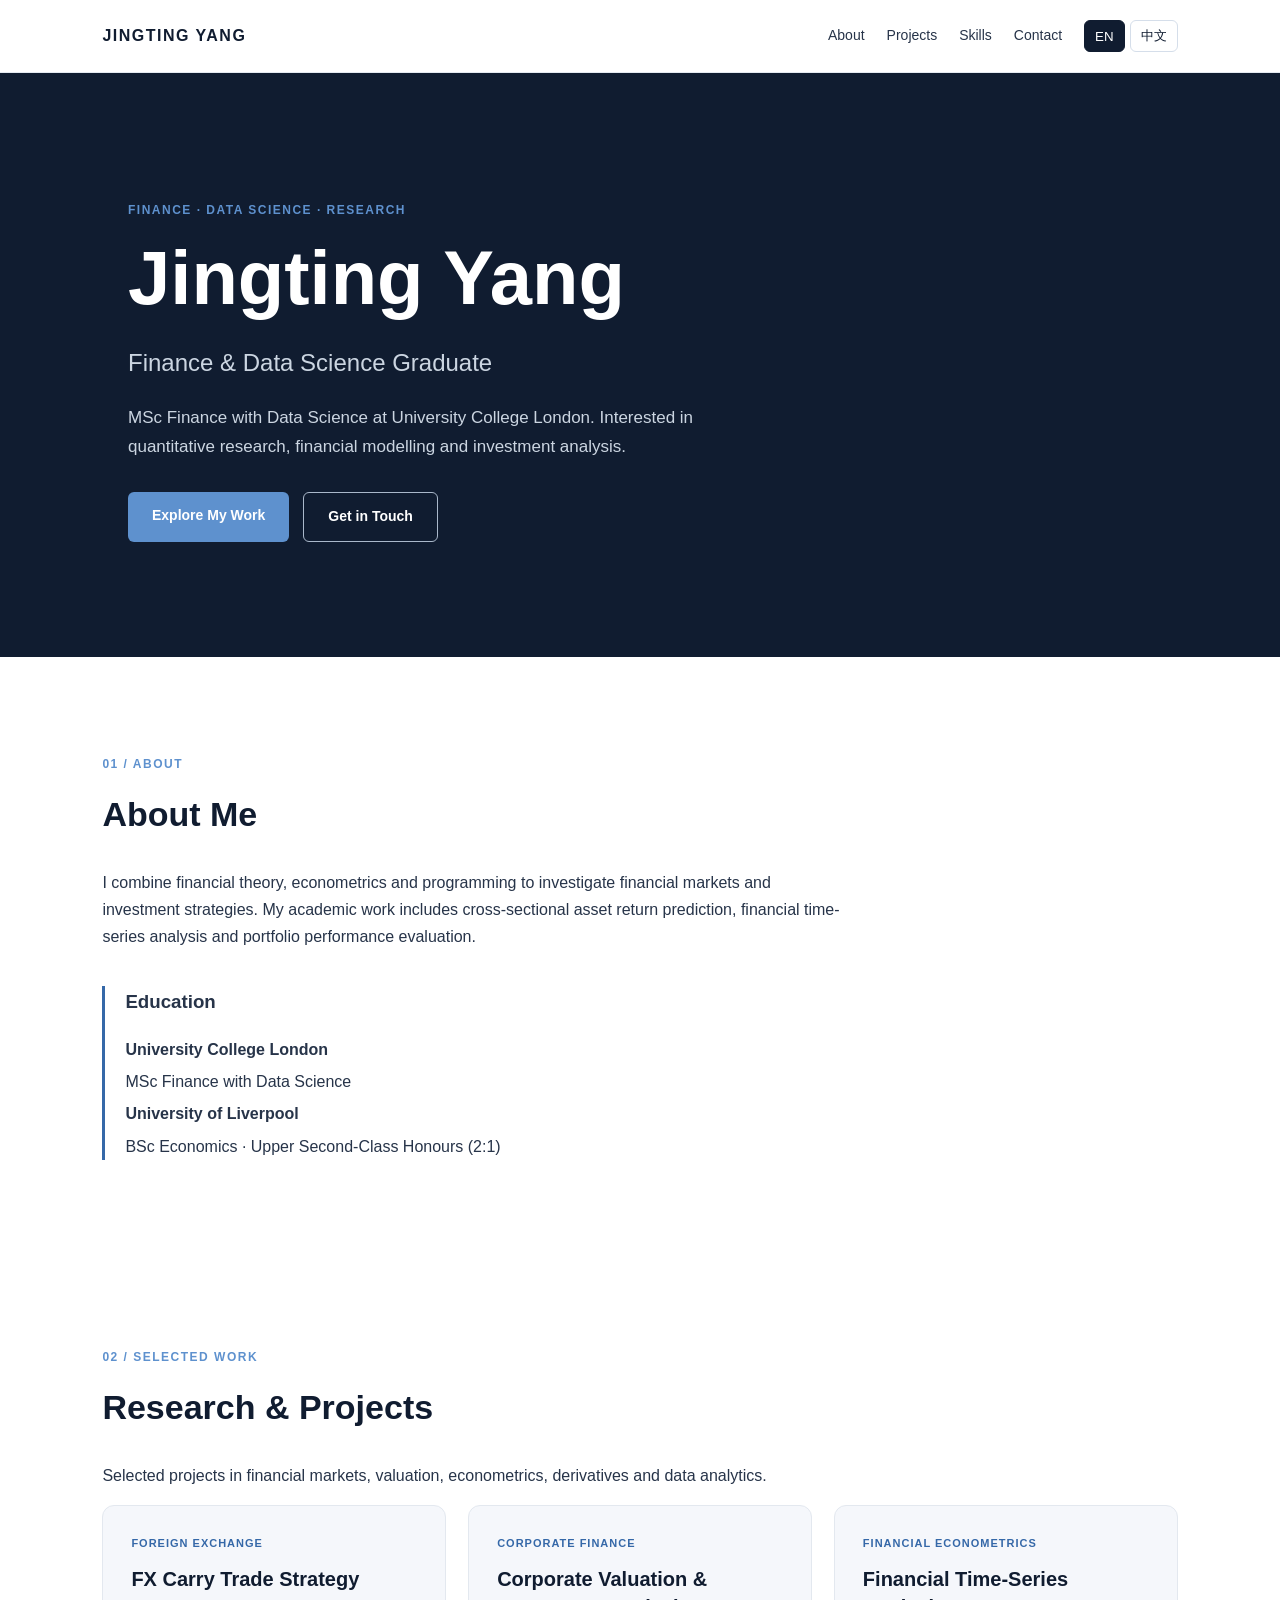
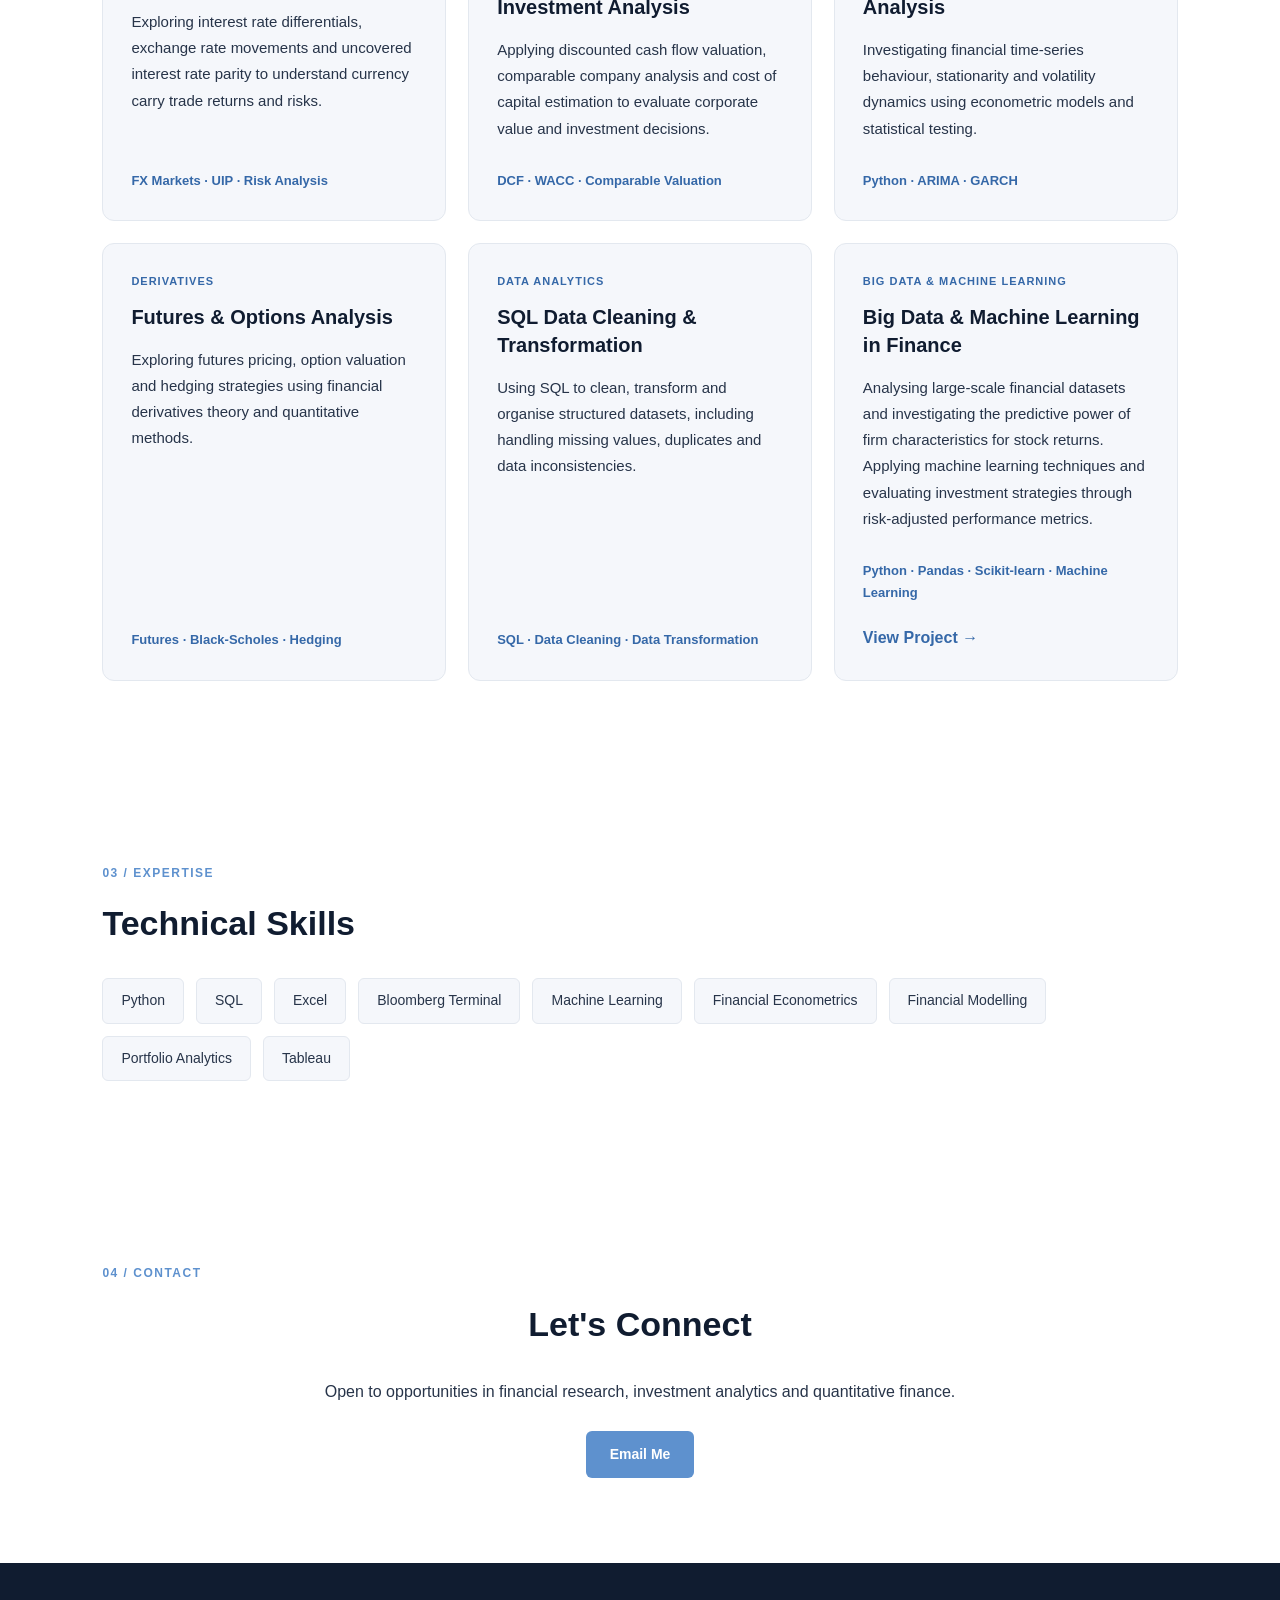
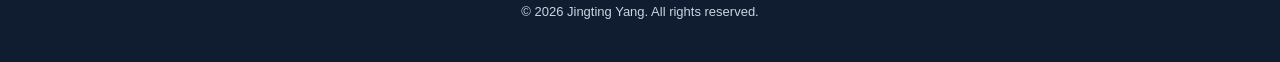
<file: index.html>
<!DOCTYPE html>
<html lang="en">
<head>
  <meta charset="UTF-8">
  <meta name="viewport" content="width=device-width, initial-scale=1.0">
  <meta name="description" content="Jingting Yang | Finance and Data Science Portfolio">
  <title>Jingting Yang | Finance & Data Science</title>
  <link rel="stylesheet" href="style.css">
  <script src="lang.js" defer></script>
</head>
<body>
  <header class="navbar">
    <a class="logo" href="#home" data-i18n="logo">JINGTING YANG</a>
    <nav aria-label="Main navigation">
      <a href="#about" data-i18n="navAbout">About</a>
      <a href="#projects" data-i18n="navProjects">Projects</a>
      <a href="#skills" data-i18n="navSkills">Skills</a>
      <a href="#contact" data-i18n="navContact">Contact</a>
      <div class="language-switch" aria-label="Language selection">
        <button type="button" data-lang="en" onclick="switchLanguage('en')">EN</button>
        <button type="button" data-lang="zh" onclick="switchLanguage('zh')">中文</button>
      </div>
    </nav>
  </header>

  <main>
    <section id="home" class="hero">
      <p class="eyebrow" data-i18n="heroEyebrow">FINANCE · DATA SCIENCE · RESEARCH</p>
      <h1 data-i18n="heroTitle">Jingting Yang</h1>
      <h2 data-i18n="heroSubtitle">Finance & Data Science Graduate</h2>
      <p class="intro" data-i18n="heroDescription">MSc Finance with Data Science at University College London. Interested in quantitative research, financial modelling and investment analysis.</p>
      <div class="actions">
        <a class="button primary" href="#projects" data-i18n="explore">Explore My Work</a>
        <a class="button secondary" href="#contact" data-i18n="getInTouch">Get in Touch</a>
      </div>
    </section>

    <section id="about" class="section">
      <p class="eyebrow" data-i18n="aboutEyebrow">01 / ABOUT</p>
      <h2 data-i18n="aboutTitle">About Me</h2>
      <p data-i18n="aboutDescription">I combine financial theory, econometrics and programming to investigate financial markets and investment strategies. My academic work includes cross-sectional asset return prediction, financial time-series analysis and portfolio performance evaluation.</p>
      <div class="education">
        <h3 data-i18n="educationTitle">Education</h3>
        <p><strong data-i18n="ucl">University College London</strong></p>
        <p data-i18n="uclDegree">MSc Finance with Data Science</p>
        <p><strong data-i18n="liverpool">University of Liverpool</strong></p>
        <p data-i18n="liverpoolDegree">BSc Economics · Upper Second-Class Honours (2:1)</p>
      </div>
    </section>

    <section id="projects" class="section">
      <p class="eyebrow" data-i18n="projectsEyebrow">02 / SELECTED WORK</p>
      <h2 data-i18n="projectsTitle">Research & Projects</h2>
      <p class="section-description" data-i18n="projectsDescription">Selected projects in financial markets, valuation, econometrics, derivatives and data analytics.</p>
      <div class="project-grid">
        <article class="project-card">
          <span class="tag" data-i18n="carryTag">FOREIGN EXCHANGE</span>
          <h3 data-i18n="carryTitle">FX Carry Trade Strategy</h3>
          <p class="project-description" data-i18n="carryDescription">Exploring interest rate differentials, exchange rate movements and uncovered interest rate parity to understand currency carry trade returns and risks.</p>
          <p class="tech" data-i18n="carryTech">FX Markets · UIP · Risk Analysis</p>
        </article>
        <article class="project-card">
          <span class="tag" data-i18n="valuationTag">CORPORATE FINANCE</span>
          <h3 data-i18n="valuationTitle">Corporate Valuation & Investment Analysis</h3>
          <p class="project-description" data-i18n="valuationDescription">Applying discounted cash flow valuation, comparable company analysis and cost of capital estimation to evaluate corporate value and investment decisions.</p>
          <p class="tech" data-i18n="valuationTech">DCF · WACC · Comparable Valuation</p>
        </article>
        <article class="project-card">
          <span class="tag" data-i18n="timeTag">FINANCIAL ECONOMETRICS</span>
          <h3 data-i18n="timeTitle">Financial Time-Series Analysis</h3>
          <p class="project-description" data-i18n="timeDescription">Investigating financial time-series behaviour, stationarity and volatility dynamics using econometric models and statistical testing.</p>
          <p class="tech" data-i18n="timeTech">Python · ARIMA · GARCH</p>
        </article>
        <article class="project-card">
          <span class="tag" data-i18n="derivativesTag">DERIVATIVES</span>
          <h3 data-i18n="derivativesTitle">Futures & Options Analysis</h3>
          <p class="project-description" data-i18n="derivativesDescription">Exploring futures pricing, option valuation and hedging strategies using financial derivatives theory and quantitative methods.</p>
          <p class="tech" data-i18n="derivativesTech">Futures · Black-Scholes · Hedging</p>
        </article>
        <article class="project-card">
          <span class="tag" data-i18n="sqlTag">DATA ANALYTICS</span>
          <h3 data-i18n="sqlTitle">SQL Data Cleaning & Transformation</h3>
          <p class="project-description" data-i18n="sqlDescription">Using SQL to clean, transform and organise structured datasets, including handling missing values, duplicates and data inconsistencies.</p>
          <p class="tech" data-i18n="sqlTech">SQL · Data Cleaning · Data Transformation</p>
        </article>
        


<article class="project-card">
  <span class="tag" data-i18n="bigTag">
    BIG DATA & MACHINE LEARNING
  </span>

  <h3 data-i18n="bigTitle">
    Big Data & Machine Learning in Finance
  </h3>

  <p class="project-description" data-i18n="bigDescription">
    Analysing large-scale financial datasets and
    investigating the predictive power of firm
    characteristics for stock returns.
    Applying machine learning techniques and
    evaluating investment strategies through
    risk-adjusted performance metrics.
  </p>

  <p class="tech" data-i18n="bigTech">
    Python · Pandas · Scikit-learn · Machine Learning
  </p>

  <a
    href="big-data.html"
    class="project-detail-link"
    data-i18n="viewProject"
  >
    View Project →
  </a>
</article>

<!-- End of project grid -->
</div>

<!-- End of projects section -->
</section>


    <section id="skills" class="section">
      <p class="eyebrow" data-i18n="skillsEyebrow">03 / EXPERTISE</p>
      <h2 data-i18n="skillsTitle">Technical Skills</h2>
      <div class="skills">
        <span>Python</span><span>SQL</span><span>Excel</span>
        <span data-i18n="skillBloomberg">Bloomberg Terminal</span>
        <span data-i18n="skillML">Machine Learning</span>
        <span data-i18n="skillEconometrics">Financial Econometrics</span>
        <span data-i18n="skillModelling">Financial Modelling</span>
        <span data-i18n="skillPortfolio">Portfolio Analytics</span>
        <span>Tableau</span>
      </div>
    </section>

    <section id="contact" class="section contact">
      <p class="eyebrow" data-i18n="contactEyebrow">04 / CONTACT</p>
      <h2 data-i18n="contactTitle">Let's Connect</h2>
      <p data-i18n="contactDescription">Open to opportunities in financial research, investment analytics and quantitative finance.</p>
      <a class="button primary" href="mailto:ucei791@ucl.ac.uk" data-i18n="emailMe">Email Me</a>
    </section>
  </main>
  <footer><p data-i18n="footer">© 2026 Jingting Yang. All rights reserved.</p></footer>
</body>
</html>
</file>
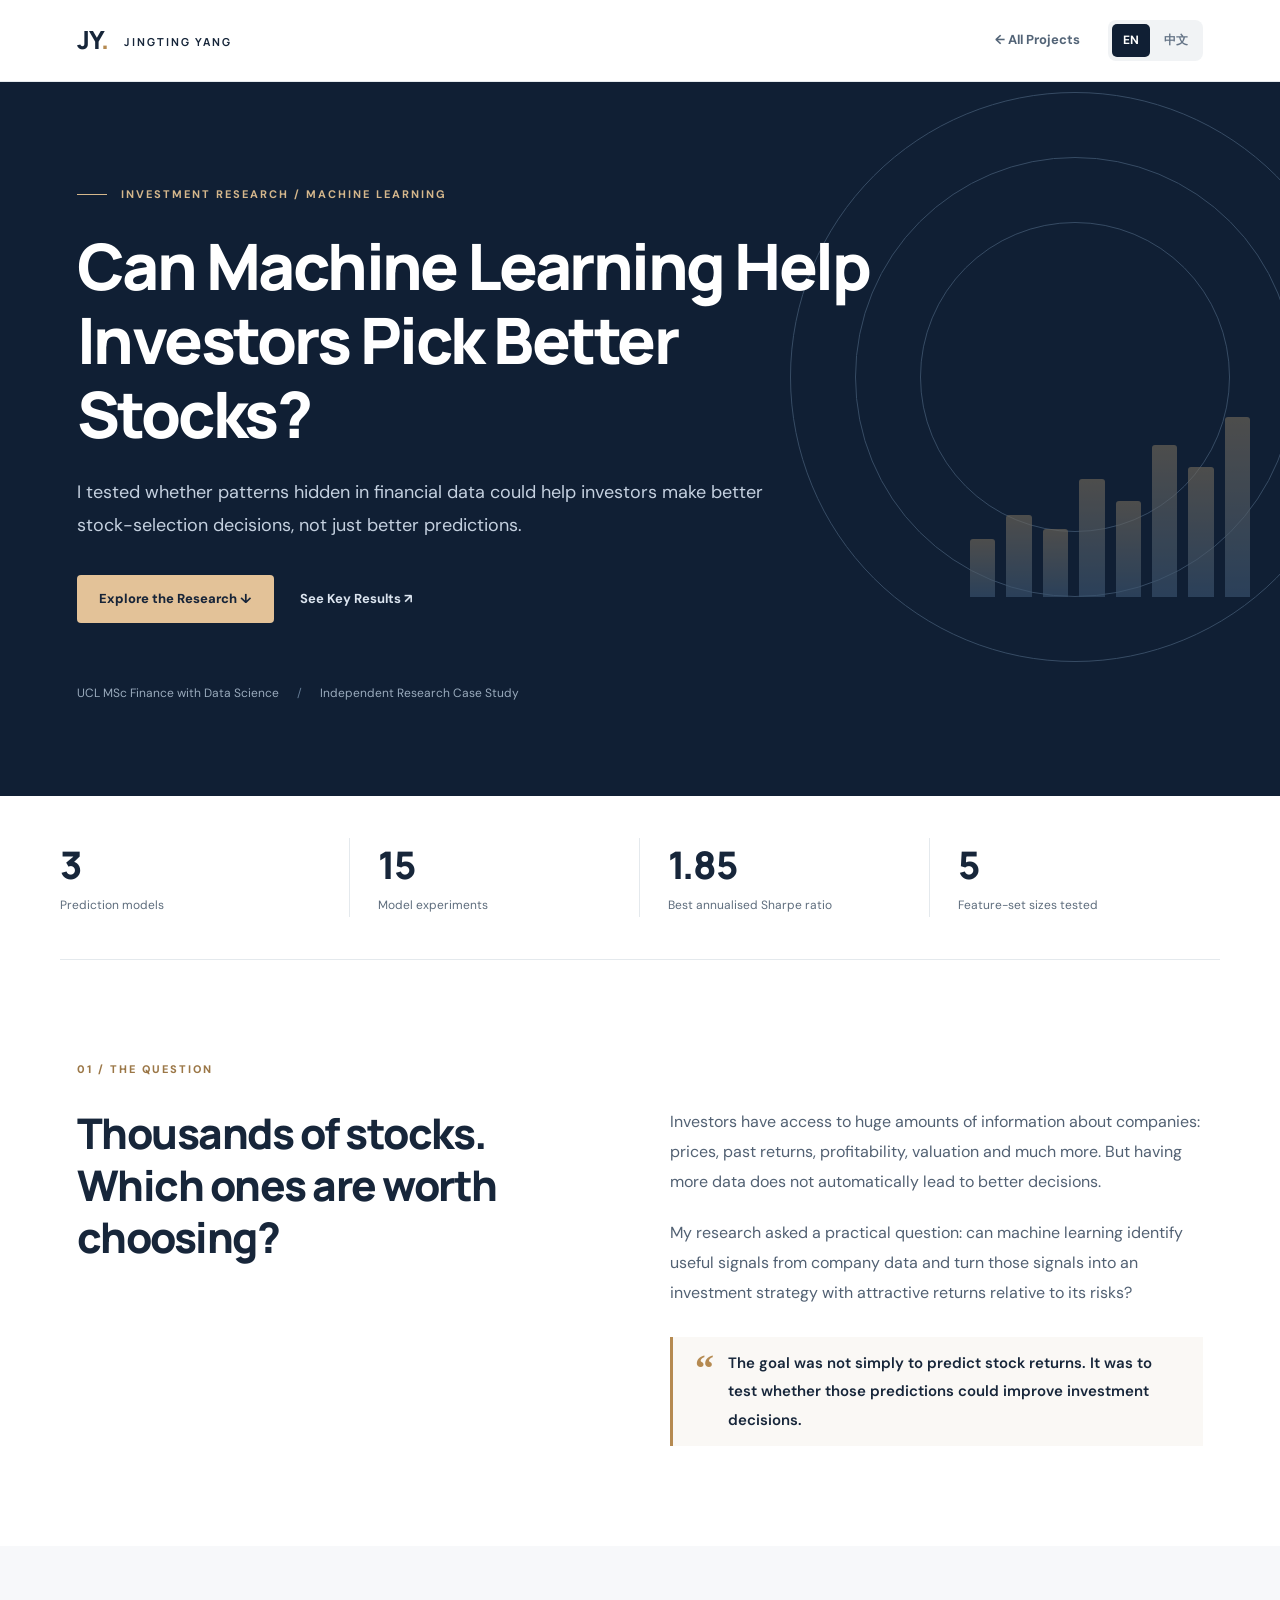
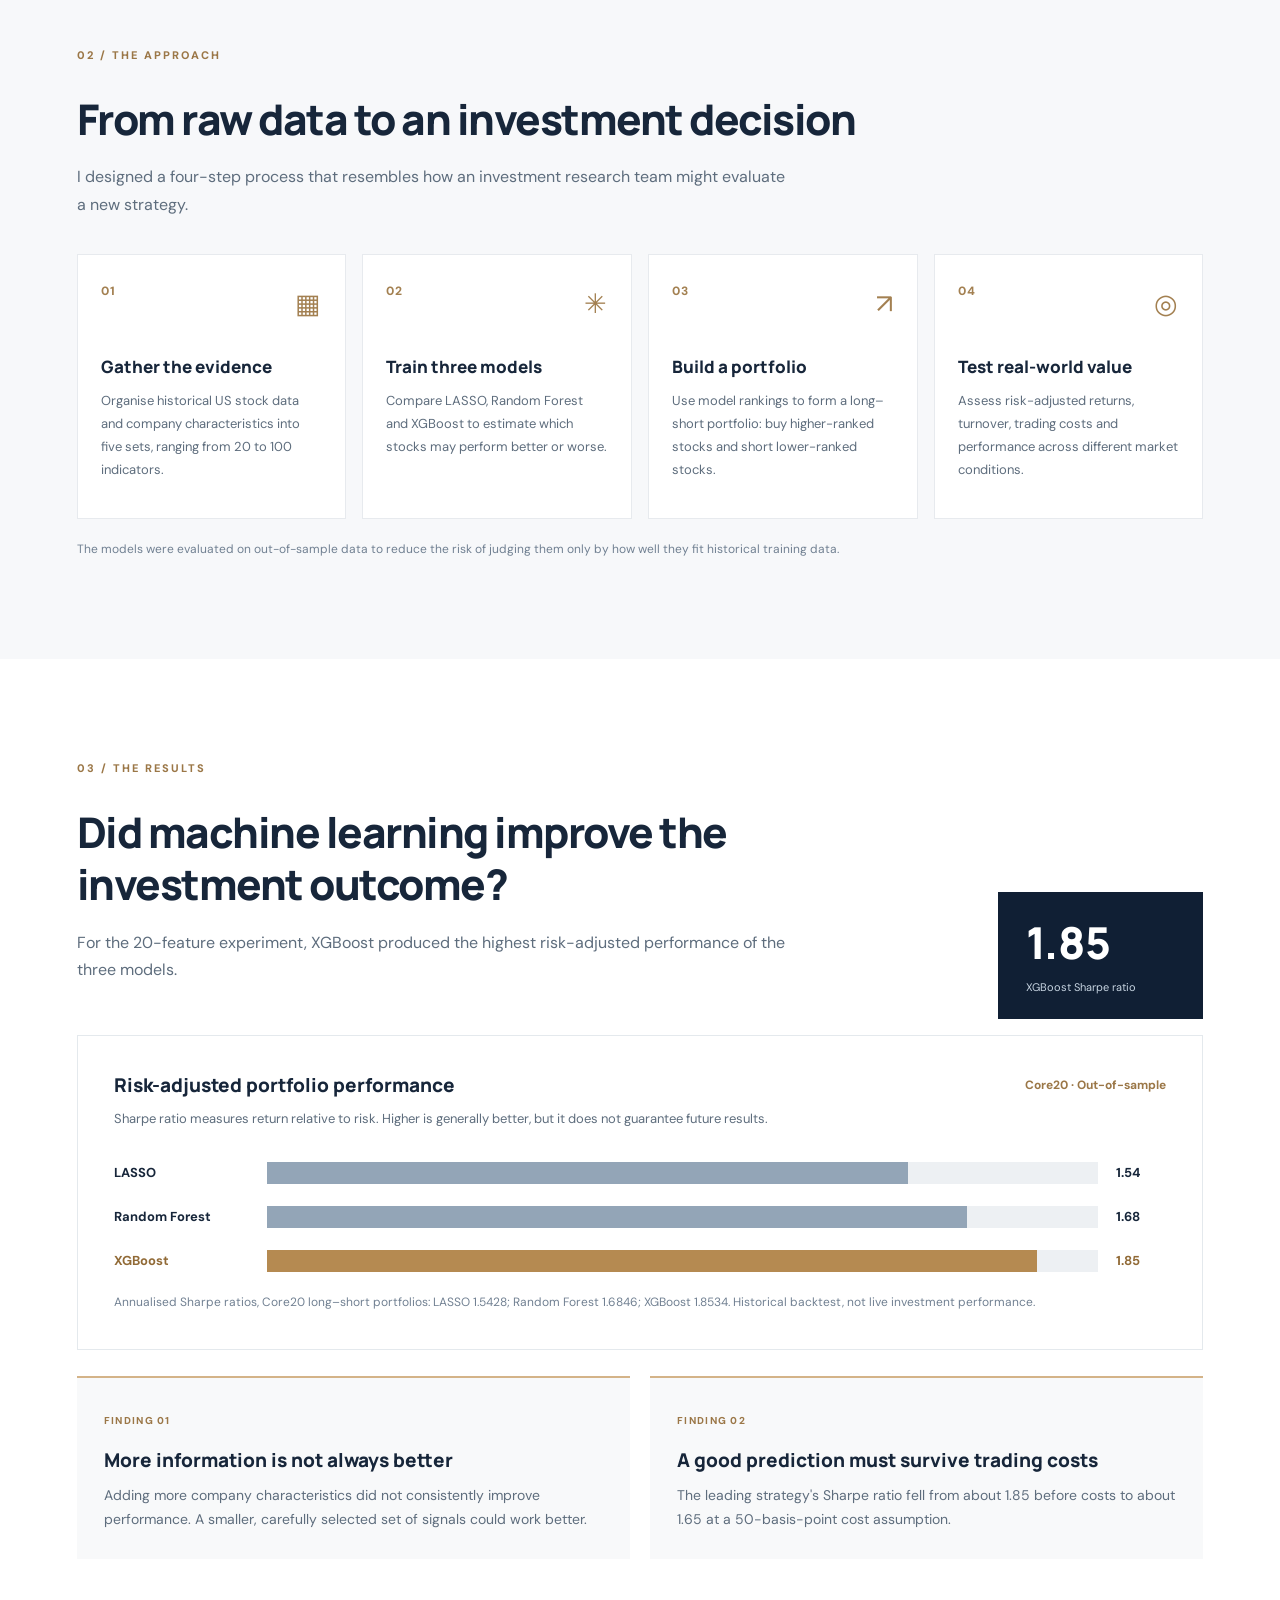
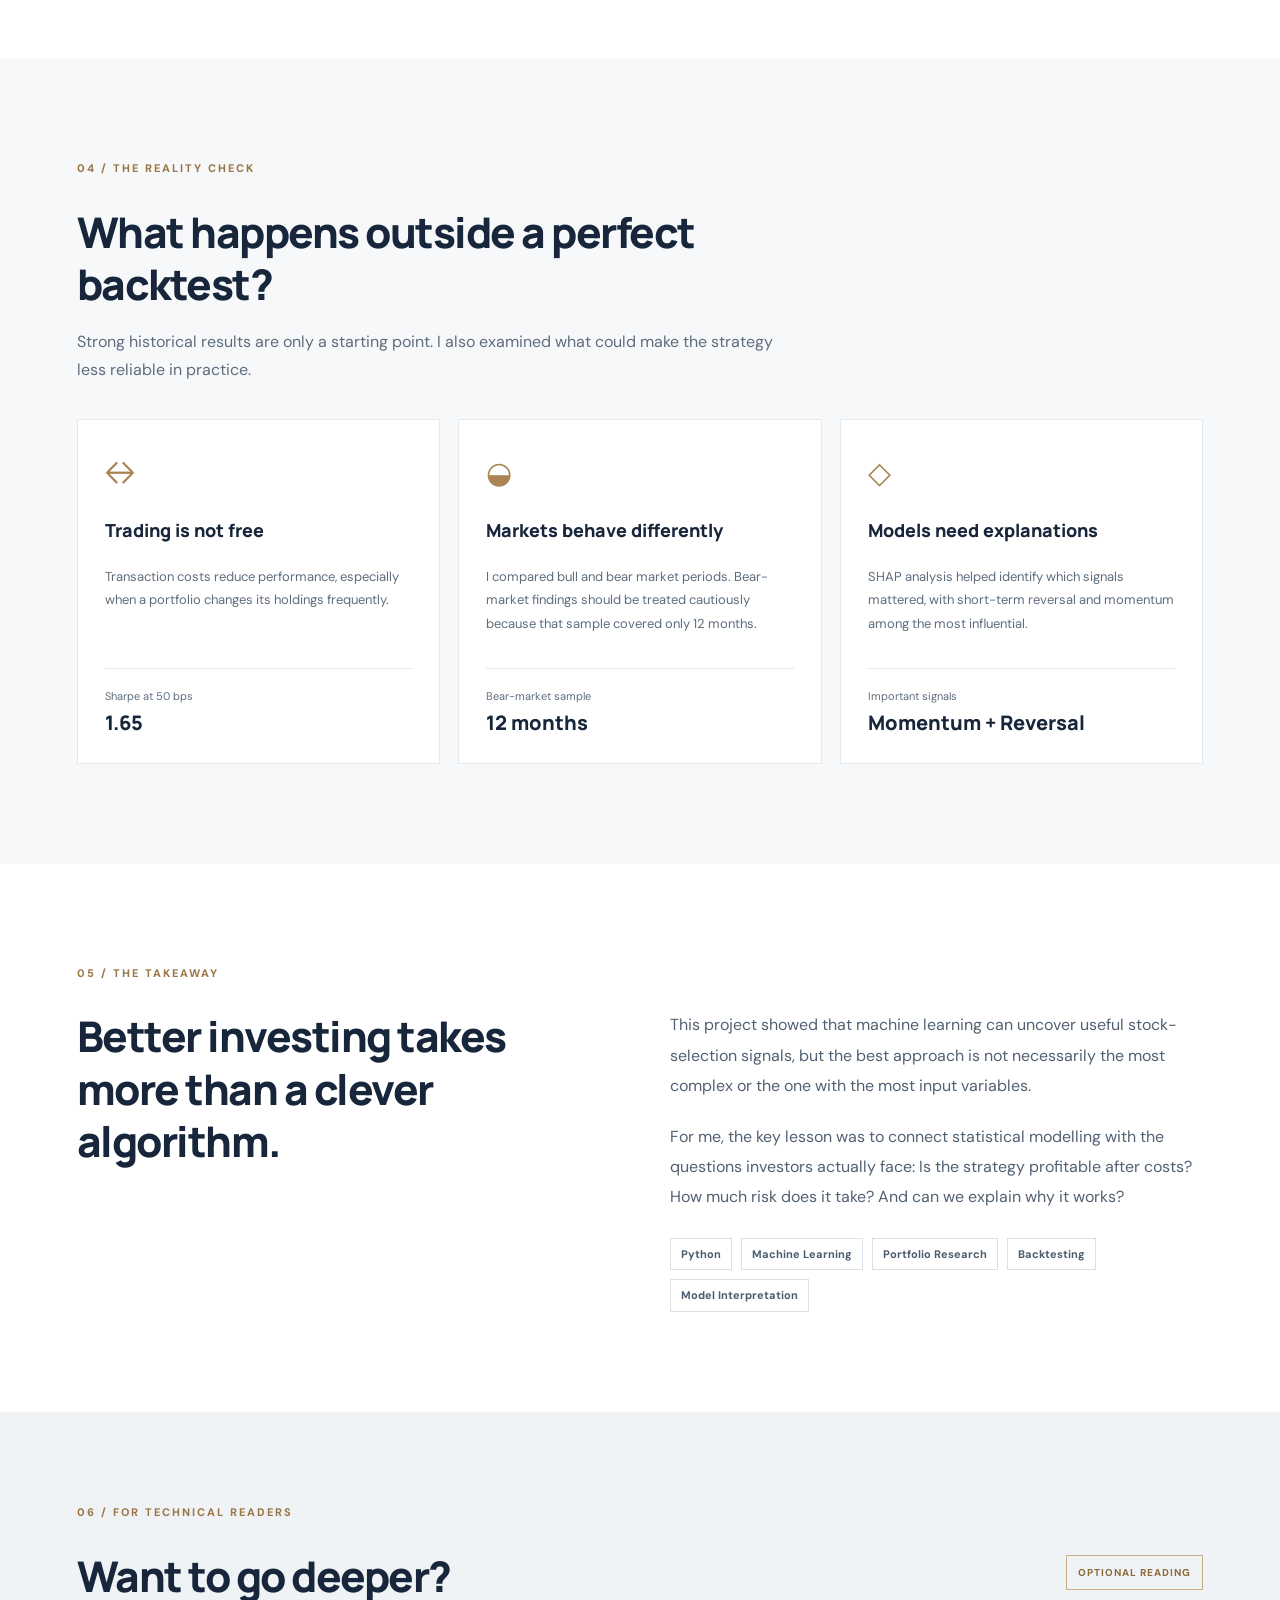
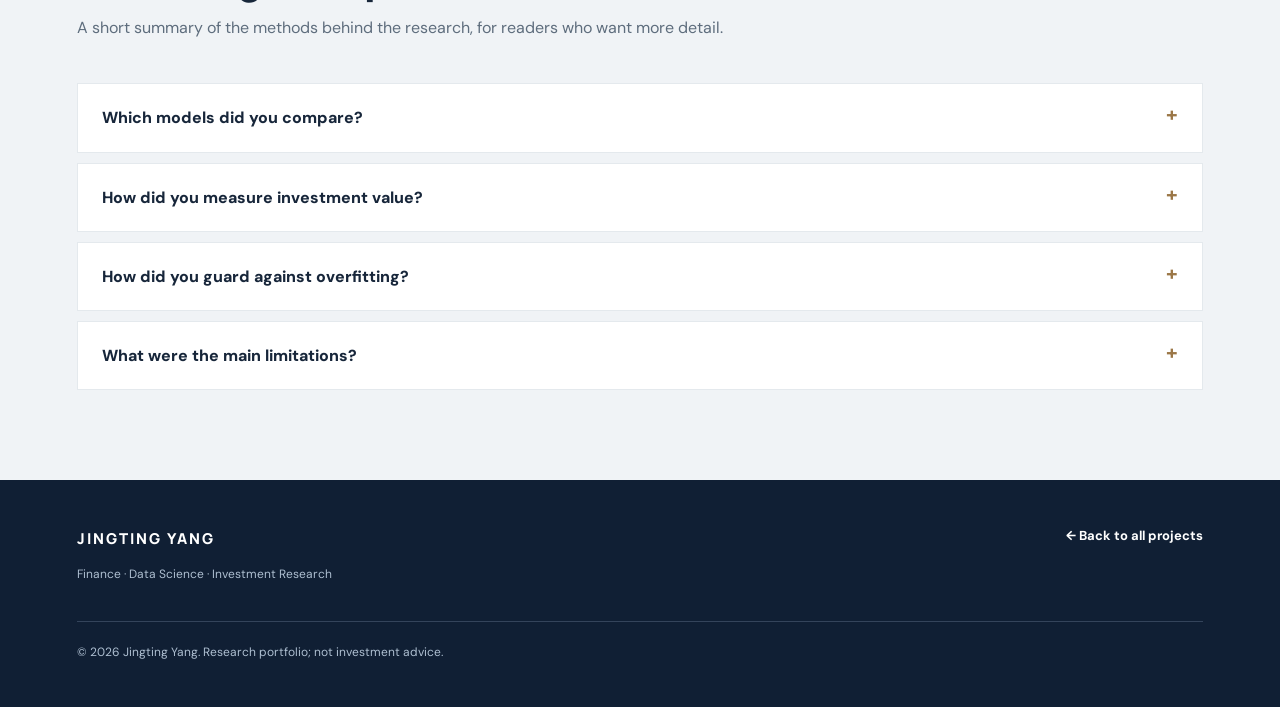
<file: big-data.html>
<!DOCTYPE html>
<html lang="en">
<head>
  <meta charset="UTF-8">
  <meta name="viewport" content="width=device-width, initial-scale=1.0">
  <meta name="description" content="Jingting Yang's machine learning investment research case study.">
  <title>Machine Learning & Stock Selection | Jingting Yang</title>
  <link rel="stylesheet" href="big-data.css">
  <script src="big-data.js" defer></script>
</head>
<body>
  <header class="topbar">
    <a class="brand" href="index.html">JY<span class="brand-dot">.</span> <span class="brand-name">JINGTING YANG</span></a>
    <div class="nav-actions">
      <a href="index.html#projects" class="back" data-i18n="back">← All Projects</a>
      <div class="lang-switch" aria-label="Language selection"><button type="button" data-lang="en" aria-pressed="true">EN</button><button type="button" data-lang="zh" aria-pressed="false">中文</button></div>
    </div>
  </header>
  <main>
    <section class="hero" id="top">
      <div class="hero-inner">
        <p class="eyebrow"><span class="eyebrow-line"></span><span data-i18n="category">INVESTMENT RESEARCH / MACHINE LEARNING</span></p>
        <h1 data-i18n="heroTitle">Can Machine Learning Help Investors Pick Better Stocks?</h1>
        <p class="hero-lead" data-i18n="heroLead">I tested whether patterns hidden in financial data could help investors make better stock-selection decisions, not just better predictions.</p>
        <div class="hero-actions"><a href="#problem" class="primary-btn" data-i18n="explore">Explore the Research ↓</a><a href="#results" class="text-btn" data-i18n="resultsJump">See Key Results ↗</a></div>
        <div class="hero-meta"><span data-i18n="meta1">UCL MSc Finance with Data Science</span><span class="meta-separator">/</span><span data-i18n="meta2">Independent Research Case Study</span></div>
      </div>
      <div class="hero-decoration" aria-hidden="true"><div class="ring ring-one"></div><div class="ring ring-two"></div><div class="ring ring-three"></div><div class="hero-graph"><span style="height:29%"></span><span style="height:41%"></span><span style="height:34%"></span><span style="height:59%"></span><span style="height:48%"></span><span style="height:76%"></span><span style="height:65%"></span><span style="height:90%"></span></div></div>
    </section>

    <section class="stats-strip" aria-label="Research at a glance"><div class="stat"><strong>3</strong><span data-i18n="stat1">Prediction models</span></div><div class="stat"><strong>15</strong><span data-i18n="stat2">Model experiments</span></div><div class="stat"><strong>1.85</strong><span data-i18n="stat3">Best annualised Sharpe ratio</span></div><div class="stat"><strong>5</strong><span data-i18n="stat4">Feature-set sizes tested</span></div></section>

    <section class="content-section" id="problem"><div class="section-number">01 / <span data-i18n="labelProblem">THE QUESTION</span></div><div class="two-col"><div><h2 data-i18n="problemTitle">Thousands of stocks. Which ones are worth choosing?</h2></div><div class="prose"><p data-i18n="problemP1">Investors have access to huge amounts of information about companies: prices, past returns, profitability, valuation and much more. But having more data does not automatically lead to better decisions.</p><p data-i18n="problemP2">My research asked a practical question: can machine learning identify useful signals from company data and turn those signals into an investment strategy with attractive returns relative to its risks?</p><div class="callout"><span class="callout-mark">“</span><p data-i18n="problemQuote">The goal was not simply to predict stock returns. It was to test whether those predictions could improve investment decisions.</p></div></div></div></section>

    <section class="content-section shaded" id="process"><div class="section-number">02 / <span data-i18n="labelProcess">THE APPROACH</span></div><h2 class="section-heading" data-i18n="processTitle">From raw data to an investment decision</h2><p class="section-subtitle" data-i18n="processIntro">I designed a four-step process that resembles how an investment research team might evaluate a new strategy.</p><div class="steps"><div class="step"><div class="step-top"><span>01</span><span class="step-icon">▦</span></div><h3 data-i18n="step1Title">Gather the evidence</h3><p data-i18n="step1Text">Organise historical US stock data and company characteristics into five sets, ranging from 20 to 100 indicators.</p></div><div class="step"><div class="step-top"><span>02</span><span class="step-icon">✳</span></div><h3 data-i18n="step2Title">Train three models</h3><p data-i18n="step2Text">Compare LASSO, Random Forest and XGBoost to estimate which stocks may perform better or worse.</p></div><div class="step"><div class="step-top"><span>03</span><span class="step-icon">↗</span></div><h3 data-i18n="step3Title">Build a portfolio</h3><p data-i18n="step3Text">Use model rankings to form a long–short portfolio: buy higher-ranked stocks and short lower-ranked stocks.</p></div><div class="step"><div class="step-top"><span>04</span><span class="step-icon">◎</span></div><h3 data-i18n="step4Title">Test real-world value</h3><p data-i18n="step4Text">Assess risk-adjusted returns, turnover, trading costs and performance across different market conditions.</p></div></div><p class="footnote" data-i18n="processNote">The models were evaluated on out-of-sample data to reduce the risk of judging them only by how well they fit historical training data.</p></section>

    <section class="content-section" id="results"><div class="section-number">03 / <span data-i18n="labelResults">THE RESULTS</span></div><div class="results-header"><div><h2 data-i18n="resultsTitle">Did machine learning improve the investment outcome?</h2><p class="section-subtitle" data-i18n="resultsIntro">For the 20-feature experiment, XGBoost produced the highest risk-adjusted performance of the three models.</p></div><div class="result-highlight"><strong>1.85</strong><span data-i18n="highlightLabel">XGBoost Sharpe ratio</span></div></div><div class="chart-panel"><div class="chart-heading"><h3 data-i18n="chartTitle">Risk-adjusted portfolio performance</h3><span data-i18n="chartTag">Core20 · Out-of-sample</span></div><p class="chart-explainer" data-i18n="chartExplain">Sharpe ratio measures return relative to risk. Higher is generally better, but it does not guarantee future results.</p><div class="bars"><div class="bar-row"><span>LASSO</span><div class="track"><div class="bar" style="--bar-width:77.14%"></div></div><strong>1.54</strong></div><div class="bar-row"><span>Random Forest</span><div class="track"><div class="bar" style="--bar-width:84.23%"></div></div><strong>1.68</strong></div><div class="bar-row featured"><span>XGBoost</span><div class="track"><div class="bar" style="--bar-width:92.67%"></div></div><strong>1.85</strong></div></div><p class="footnote" data-i18n="chartFootnote">Annualised Sharpe ratios, Core20 long–short portfolios: LASSO 1.5428; Random Forest 1.6846; XGBoost 1.8534. Historical backtest, not live investment performance.</p></div><div class="insight-grid"><div class="insight"><span class="insight-index">FINDING 01</span><h3 data-i18n="insight1Title">More information is not always better</h3><p data-i18n="insight1Text">Adding more company characteristics did not consistently improve performance. A smaller, carefully selected set of signals could work better.</p></div><div class="insight"><span class="insight-index">FINDING 02</span><h3 data-i18n="insight2Title">A good prediction must survive trading costs</h3><p data-i18n="insight2Text">The leading strategy's Sharpe ratio fell from about 1.85 before costs to about 1.65 at a 50-basis-point cost assumption.</p></div></div></section>

    <section class="content-section shaded" id="reality"><div class="section-number">04 / <span data-i18n="labelReality">THE REALITY CHECK</span></div><h2 class="section-heading" data-i18n="realityTitle">What happens outside a perfect backtest?</h2><p class="section-subtitle" data-i18n="realityIntro">Strong historical results are only a starting point. I also examined what could make the strategy less reliable in practice.</p><div class="reality-grid"><article class="reality-card"><div class="reality-icon">↔</div><h3 data-i18n="reality1Title">Trading is not free</h3><p data-i18n="reality1Text">Transaction costs reduce performance, especially when a portfolio changes its holdings frequently.</p><div class="mini-metric"><span data-i18n="costLabel">Sharpe at 50 bps</span><strong>1.65</strong></div></article><article class="reality-card"><div class="reality-icon">◒</div><h3 data-i18n="reality2Title">Markets behave differently</h3><p data-i18n="reality2Text">I compared bull and bear market periods. Bear-market findings should be treated cautiously because that sample covered only 12 months.</p><div class="mini-metric"><span data-i18n="bearLabel">Bear-market sample</span><strong data-i18n="bearValue">12 months</strong></div></article><article class="reality-card"><div class="reality-icon">◇</div><h3 data-i18n="reality3Title">Models need explanations</h3><p data-i18n="reality3Text">SHAP analysis helped identify which signals mattered, with short-term reversal and momentum among the most influential.</p><div class="mini-metric"><span data-i18n="signalLabel">Important signals</span><strong data-i18n="signalValue">Momentum + Reversal</strong></div></article></div></section>

    <section class="content-section" id="takeaway"><div class="section-number">05 / <span data-i18n="labelTakeaway">THE TAKEAWAY</span></div><div class="two-col"><div><h2 data-i18n="takeawayTitle">Better investing takes more than a clever algorithm.</h2></div><div class="prose"><p data-i18n="takeawayP1">This project showed that machine learning can uncover useful stock-selection signals, but the best approach is not necessarily the most complex or the one with the most input variables.</p><p data-i18n="takeawayP2">For me, the key lesson was to connect statistical modelling with the questions investors actually face: Is the strategy profitable after costs? How much risk does it take? And can we explain why it works?</p><div class="skills-line"><span>Python</span><span>Machine Learning</span><span>Portfolio Research</span><span>Backtesting</span><span>Model Interpretation</span></div></div></div></section>

    <section class="technical" id="technical"><div class="technical-inner"><div class="technical-head"><div><p class="section-number">06 / <span data-i18n="labelTechnical">FOR TECHNICAL READERS</span></p><h2 data-i18n="technicalTitle">Want to go deeper?</h2><p data-i18n="technicalIntro">A short summary of the methods behind the research, for readers who want more detail.</p></div><span class="technical-badge" data-i18n="optional">OPTIONAL READING</span></div><details><summary data-i18n="detail1Title">Which models did you compare?</summary><p data-i18n="detail1Text">LASSO is a regularised linear model that can shrink less useful coefficients. Random Forest combines many decision trees. XGBoost builds trees sequentially to correct earlier errors. Each was tested across five feature sets (Core20, Core40, Core60, Core80 and Core100), producing 15 combinations.</p></details><details><summary data-i18n="detail2Title">How did you measure investment value?</summary><p data-i18n="detail2Text">I ranked stocks by predicted returns, formed an equally weighted top-minus-bottom decile long–short portfolio, and evaluated annualised returns, volatility, Sharpe ratio, maximum drawdown and turnover. Trading cost assumptions included 10, 25 and 50 basis points.</p></details><details><summary data-i18n="detail3Title">How did you guard against overfitting?</summary><p data-i18n="detail3Text">The research separated model development from out-of-sample evaluation using historical training, validation and test periods. It also compared performance across feature-set sizes and market regimes. Historical backtests still carry data, implementation and regime-change risks.</p></details><details><summary data-i18n="detail4Title">What were the main limitations?</summary><p data-i18n="detail4Text">Results depend on the historical sample, data quality, rebalancing assumptions and transaction cost estimates. The bear-market subsample was short. Backtested returns should not be interpreted as guaranteed or directly investable returns.</p></details></div></section>
  </main>
  <footer class="footer"><div><strong>JINGTING YANG</strong><p data-i18n="footerDesc">Finance · Data Science · Investment Research</p></div><a href="index.html#projects" data-i18n="footerBack">← Back to all projects</a><p class="copyright" data-i18n="copyright">© 2026 Jingting Yang. Research portfolio; not investment advice.</p></footer>
</body>
</html>
</file>
<file: style.css>
:root { --navy:#101c30; --blue:#3568a8; --light:#f5f7fb; --text:#273449; --muted:#64748b; }
* { box-sizing:border-box; }
html { scroll-behavior:smooth; }
body { margin:0; font-family:Arial,"Microsoft YaHei","PingFang SC",sans-serif; color:var(--text); line-height:1.7; background:white; }
a { text-decoration:none; color:inherit; }
.navbar { display:flex; justify-content:space-between; align-items:center; gap:18px; padding:20px 8%; background:white; border-bottom:1px solid #e5eaf0; }
.logo { font-weight:800; letter-spacing:1.5px; color:var(--navy); }
nav { display:flex; gap:22px; align-items:center; flex-wrap:wrap; }
nav a { font-size:14px; }
nav a:hover { color:var(--blue); }
.language-switch { display:flex; gap:5px; }
.language-switch button { padding:6px 10px; border:1px solid #d5deea; border-radius:6px; background:white; color:var(--navy); cursor:pointer; }
.language-switch button.active { background:var(--navy); color:white; border-color:var(--navy); }
.hero { background:var(--navy); color:white; padding:115px 10%; }
.eyebrow { color:#5e91ce; font-size:12px; font-weight:bold; letter-spacing:1.5px; }
.hero h1 { font-size:clamp(44px,7vw,76px); margin:12px 0 0; line-height:1.2; }
.hero h2 { font-size:24px; font-weight:400; color:#cbd5e1; }
.intro { max-width:650px; color:#cbd5e1; font-size:17px; }
p { text-align:left; letter-spacing:normal; word-spacing:normal; white-space:normal; overflow-wrap:break-word; }
.actions { display:flex; gap:14px; flex-wrap:wrap; margin-top:30px; }
.button { display:inline-block; padding:12px 24px; border-radius:6px; font-weight:600; font-size:14px; }
.primary { background:#5e91ce; color:white; }
.secondary { border:1px solid #aab8ca; color:white; }
.button:hover { opacity:.85; }
.section { padding:85px 8%; max-width:1300px; margin:auto; }
.section h2 { font-size:34px; color:var(--navy); margin:10px 0 25px; }
.section > p:not(.eyebrow) { max-width:750px; }
.education { margin-top:35px; padding-left:20px; border-left:3px solid var(--blue); }
.education p { margin:5px 0; }
.project-grid { display:grid; grid-template-columns:repeat(3,minmax(0,1fr)); gap:22px; align-items:stretch; }
.project-card { display:flex; flex-direction:column; min-width:0; padding:28px; border:1px solid #e3e8ef; border-radius:12px; background:var(--light); transition:transform .2s,box-shadow .2s; }
.project-card:hover { transform:translateY(-5px); box-shadow:0 8px 24px rgba(16,28,48,.08); }
.project-card h3 { color:var(--navy); font-size:20px; line-height:1.4; margin:12px 0 16px; }
.project-description { font-size:15px; line-height:1.75; margin:0 0 18px; }
.tag { color:var(--blue); font-size:11px; font-weight:bold; letter-spacing:1px; }
.tech { color:var(--blue); font-size:13px; font-weight:bold; margin:auto 0 0; padding-top:10px; }
.skills { display:flex; flex-wrap:wrap; gap:12px; }
.skills span { padding:10px 18px; background:var(--light); border:1px solid #e3e8ef; border-radius:6px; font-size:14px; }
.contact { text-align:center; }
.contact > p:not(.eyebrow) { margin:0 auto 25px; text-align:center; }
footer { text-align:center; background:var(--navy); color:#cbd5e1; padding:25px; font-size:13px; }
footer p { text-align:center; }
@media(max-width:1000px) { .project-grid { grid-template-columns:repeat(2,minmax(0,1fr)); } }
@media(max-width:768px) { .navbar { flex-direction:column; } nav { justify-content:center; gap:14px; } .hero { padding:80px 7%; } .section { padding:65px 7%; } }
@media(max-width:650px) { .project-grid { grid-template-columns:1fr; } .project-card { padding:24px; } }

.project-detail-link {
    display: inline-block;
    margin-top: 20px;
    color: #3568a8;
    font-weight: 700;
    text-decoration: none;
    transition: color 0.2s;
}

.project-detail-link:hover {
    color: #101c30;
    text-decoration: underline;
}
</file>
<file: big-data.css>
@import url('https://fonts.googleapis.com/css2?family=DM+Sans:wght@400;500;600;700&family=Manrope:wght@400;500;600;700;800&display=swap');
:root{--navy:#101f34;--ink:#17263a;--muted:#5e6d7d;--accent:#b58a51;--border:#e4e9ed;--cream:#f7f8fa;--white:#fff}*{box-sizing:border-box}html{scroll-behavior:smooth}body{margin:0;background:#fff;color:var(--ink);font-family:'DM Sans',Arial,sans-serif;line-height:1.7}a{color:inherit;text-decoration:none}button{font:inherit}.topbar{height:82px;display:flex;align-items:center;justify-content:space-between;padding:0 max(6%,calc((100vw - 1190px)/2));border-bottom:1px solid var(--border);background:white}.brand{font-family:Manrope,sans-serif;font-size:25px;font-weight:800;letter-spacing:-1px;white-space:nowrap}.brand-dot{color:var(--accent)}.brand-name{font-size:11px;font-weight:700;letter-spacing:2px;margin-left:12px;vertical-align:middle}.nav-actions{display:flex;align-items:center;gap:28px}.back{font-size:13px;color:#536477;font-weight:700}.back:hover,.footer a:hover{color:var(--accent)}.lang-switch{display:flex;gap:3px;background:#f1f3f5;padding:4px;border-radius:8px}.lang-switch button{border:0;background:transparent;color:#657487;padding:6px 11px;border-radius:5px;cursor:pointer;font-size:12px;font-weight:700}.lang-switch button.active{background:var(--navy);color:white}.hero{background:var(--navy);color:white;min-height:555px;position:relative;overflow:hidden;display:flex;align-items:center}.hero-inner{width:min(1160px,88%);margin:auto;padding:92px 0;position:relative;z-index:2}.eyebrow{display:flex;align-items:center;gap:14px;color:#d5b78c;font-size:11px;letter-spacing:2px;font-weight:700}.eyebrow-line{width:30px;height:1px;background:#d5b78c}.hero h1{font-family:Manrope,sans-serif;font-weight:800;letter-spacing:-2.5px;font-size:clamp(37px,5vw,64px);line-height:1.16;max-width:820px;margin:25px 0}.hero-lead{font-size:18px;color:#c4d0df;max-width:690px;line-height:1.8}.hero-actions{display:flex;align-items:center;gap:26px;margin:34px 0 60px}.primary-btn{background:#e3c298;color:#172438;padding:13px 22px;border-radius:4px;font-size:13px;font-weight:800}.primary-btn:hover{background:#f4d7ae}.text-btn{font-size:13px;color:#dbe4ef;font-weight:700}.hero-meta{display:flex;gap:18px;color:#99aabc;font-size:12px}.meta-separator{color:#647b94}.hero-decoration{position:absolute;right:-80px;top:10px;width:570px;height:570px;opacity:.45;pointer-events:none}.ring{position:absolute;border:1px solid #66829f;border-radius:50%}.ring-one{inset:0}.ring-two{inset:65px}.ring-three{inset:130px}.hero-graph{position:absolute;bottom:65px;right:110px;width:280px;height:200px;display:flex;align-items:end;gap:11px}.hero-graph span{flex:1;background:linear-gradient(#e0bd88,#6c91b5);border-radius:3px 3px 0 0;opacity:.65}.stats-strip{max-width:1160px;margin:auto;display:grid;grid-template-columns:repeat(4,1fr);padding:42px 0;border-bottom:1px solid var(--border)}.stat{padding:0 28px;border-right:1px solid var(--border)}.stat:first-child{padding-left:0}.stat:last-child{border:0}.stat strong{font:800 38px Manrope,sans-serif;display:block;letter-spacing:-1px}.stat span{font-size:12px;color:var(--muted)}.content-section{padding:100px max(6%,calc((100vw - 1160px)/2))}.content-section.shaded{background:var(--cream)}.section-number{font-size:11px;font-weight:800;color:#9b7747;letter-spacing:2px;margin-bottom:28px}.two-col{display:grid;grid-template-columns:1fr 1.06fr;gap:90px}.content-section h2,.technical h2{font:800 clamp(30px,3.3vw,44px)/1.24 Manrope,sans-serif;letter-spacing:-1.5px;margin:0}.prose p{margin:0 0 20px;color:#526173;font-size:16px;line-height:1.9}.callout{border-left:3px solid var(--accent);padding:12px 22px;margin-top:28px;background:#faf8f5;display:flex;gap:14px}.callout-mark{font:800 38px Georgia,serif;color:var(--accent);line-height:1}.callout p{margin:0;color:var(--ink);font-weight:600;font-size:15px}.section-heading{max-width:800px}.section-subtitle{max-width:710px;color:var(--muted);margin:18px 0 36px;font-size:16px}.steps{display:grid;grid-template-columns:repeat(4,1fr);gap:16px;margin-top:35px}.step{background:white;border:1px solid #e7eaee;padding:26px 23px;min-height:265px}.step-top{display:flex;justify-content:space-between;color:#a38051;font-size:12px;font-weight:800;letter-spacing:1px}.step-icon{font-size:27px;font-weight:400}.step h3{font:800 17px/1.4 Manrope,sans-serif;margin:28px 0 12px}.step p{color:var(--muted);font-size:13px;line-height:1.75;margin:0}.footnote{font-size:12px;color:#718092;line-height:1.7;margin:20px 0 0}.results-header{display:flex;align-items:end;justify-content:space-between;gap:40px}.results-header>div:first-child{max-width:730px}.result-highlight{background:var(--navy);color:white;padding:20px 28px;min-width:205px}.result-highlight strong{font:800 44px Manrope,sans-serif;display:block}.result-highlight span{font-size:11px;color:#c7d4e1}.chart-panel{border:1px solid var(--border);padding:36px;margin:16px 0 26px}.chart-heading{display:flex;justify-content:space-between;gap:20px;align-items:center}.chart-heading h3{font:800 19px Manrope,sans-serif;margin:0}.chart-heading span{color:#9b7747;font-size:12px;font-weight:700}.chart-explainer{color:var(--muted);font-size:13px;margin:10px 0 32px}.bars{display:grid;gap:22px}.bar-row{display:grid;grid-template-columns:135px 1fr 50px;gap:18px;align-items:center;font-size:13px;font-weight:700}.track{height:22px;background:#edf0f3}.bar{height:100%;width:var(--bar-width);background:#93a5b7;transition:width .5s}.featured .bar{background:#b58a51}.featured strong,.featured>span{color:#916a36}.insight-grid{display:grid;grid-template-columns:1fr 1fr;gap:20px}.insight{border-top:2px solid #d4b388;background:#f8f9fa;padding:27px}.insight-index{font-size:10px;font-weight:800;color:#9b7747;letter-spacing:1.3px}.insight h3{font:800 19px/1.45 Manrope,sans-serif;margin:15px 0 10px}.insight p{font-size:14px;color:var(--muted);margin:0}.reality-grid{display:grid;grid-template-columns:repeat(3,1fr);gap:18px;margin-top:36px}.reality-card{background:white;border:1px solid var(--border);padding:27px;display:flex;flex-direction:column}.reality-icon{font-size:30px;color:#aa8553}.reality-card h3{font:800 18px Manrope,sans-serif;margin:20px 0 10px}.reality-card p{color:var(--muted);font-size:13px;line-height:1.8;flex:1}.mini-metric{border-top:1px solid var(--border);padding-top:18px;margin-top:20px;display:flex;flex-direction:column;gap:3px}.mini-metric span{font-size:11px;color:var(--muted)}.mini-metric strong{font:800 20px Manrope,sans-serif}.skills-line{display:flex;flex-wrap:wrap;gap:9px;margin-top:25px}.skills-line span{border:1px solid #d9e0e7;color:#4b5c6e;font-size:11px;font-weight:700;padding:6px 10px}.technical{background:#f0f3f6;padding:80px max(6%,calc((100vw - 1160px)/2))}.technical-head{display:flex;justify-content:space-between;align-items:center;gap:20px;margin-bottom:30px}.technical-head p:not(.section-number){color:var(--muted);margin:12px 0}.technical-badge{font-size:10px;letter-spacing:1px;font-weight:800;color:#8d6b3e;border:1px solid #c9ae87;padding:8px 11px;white-space:nowrap}.technical details{background:white;border:1px solid var(--border);margin:10px 0;padding:20px 24px}.technical summary{font-weight:800;cursor:pointer;list-style:none;display:flex;justify-content:space-between;gap:15px}.technical summary::-webkit-details-marker{display:none}.technical summary:after{content:'+';color:#9b7747;font-size:20px;line-height:1}.technical details[open] summary:after{content:'−'}.technical details p{color:var(--muted);font-size:14px;margin:15px 0 0;max-width:900px}.footer{background:var(--navy);color:white;padding:45px max(6%,calc((100vw - 1160px)/2));display:grid;grid-template-columns:1fr auto;gap:24px}.footer strong{font:800 15px Manrope,sans-serif;letter-spacing:2px}.footer p{font-size:12px;color:#aebfd1}.footer a{font-size:13px;font-weight:700}.copyright{grid-column:1/-1;border-top:1px solid #34445b;padding-top:20px;margin:0}@media(max-width:950px){.stats-strip{margin:0 6%}.steps{grid-template-columns:repeat(2,1fr)}.reality-grid{grid-template-columns:1fr 1fr}.two-col{gap:35px}.hero-decoration{opacity:.18}}@media(max-width:650px){.topbar{height:68px;padding:0 5%}.brand-name{display:none}.nav-actions{gap:12px}.back{font-size:11px}.hero{min-height:auto}.hero-inner{width:90%;padding:72px 0}.hero h1{letter-spacing:-1.5px}.hero-lead{font-size:15px}.hero-actions{gap:16px;flex-wrap:wrap;margin-bottom:35px}.hero-meta{flex-wrap:wrap;gap:7px;font-size:11px}.stats-strip{grid-template-columns:1fr 1fr;padding:28px 0;gap:22px}.stat{padding:0 12px;border:0}.stat:first-child{padding-left:12px}.stat strong{font-size:30px}.content-section{padding:66px 6%}.two-col{grid-template-columns:1fr;gap:25px}.steps,.reality-grid,.insight-grid{grid-template-columns:1fr}.step{min-height:unset}.results-header{align-items:stretch;flex-direction:column;gap:8px}.result-highlight{align-self:flex-start}.chart-panel{padding:22px 14px}.chart-heading{align-items:flex-start;flex-direction:column;gap:7px}.bar-row{grid-template-columns:88px 1fr 35px;gap:8px;font-size:11px}.technical{padding:65px 6%}.technical-head{align-items:flex-start;flex-direction:column}.footer{padding:40px 6%;grid-template-columns:1fr}.copyright{grid-column:auto}}
</file>
